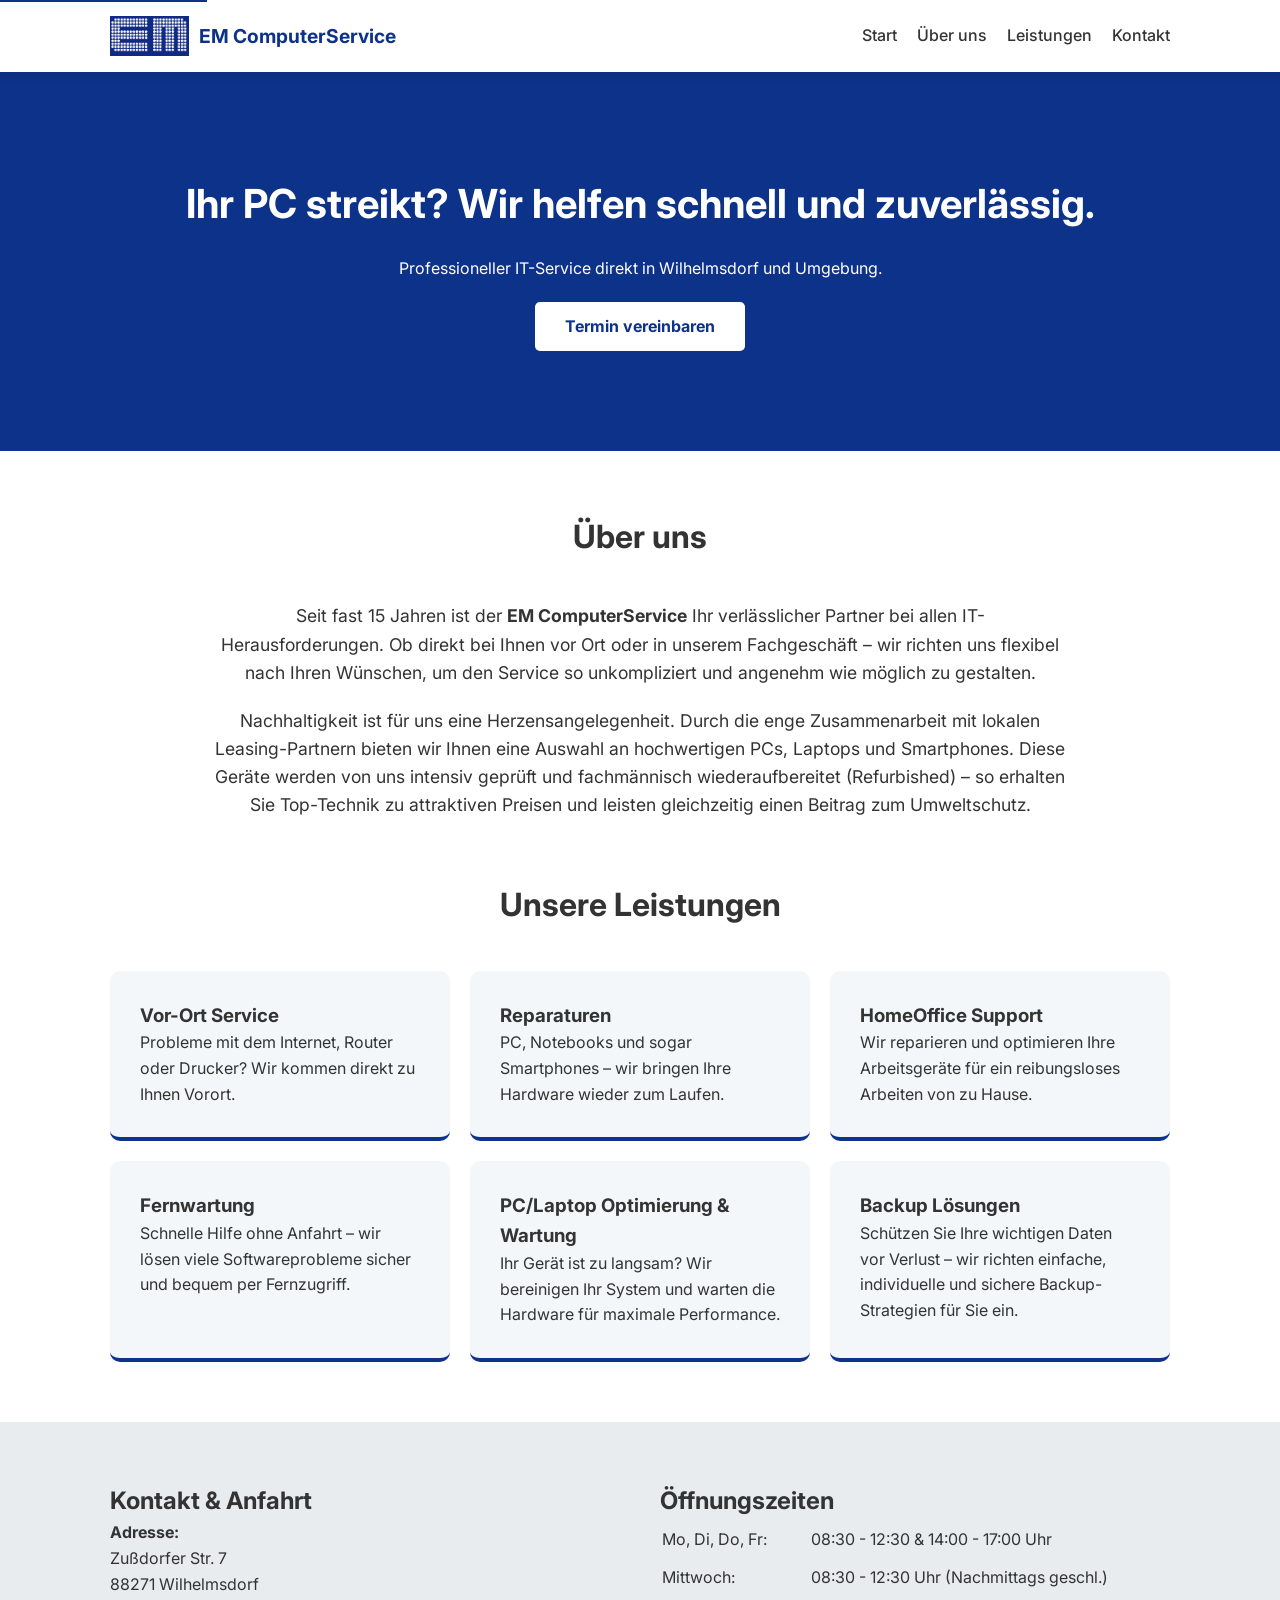
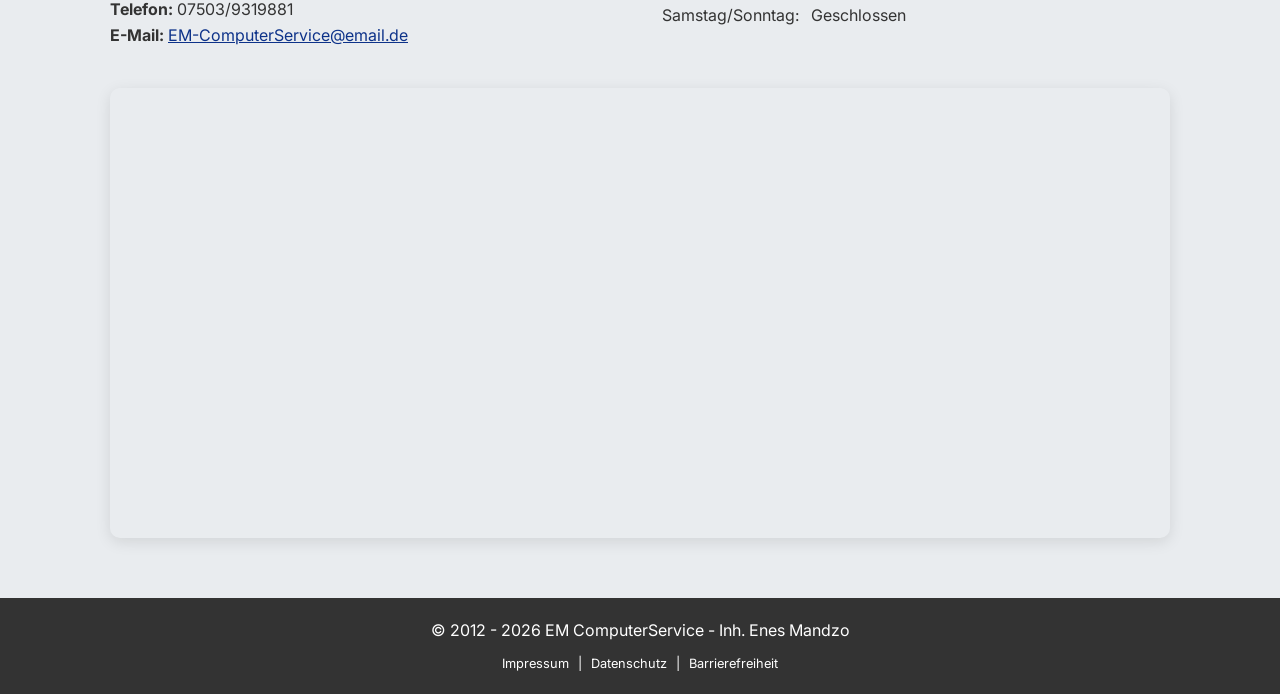
<file: index.html>
<!DOCTYPE html>
<html lang="de">
<head>
    <meta charset="UTF-8">
    <meta name="viewport" content="width=device-width, initial-scale=1.0">
    <title>EM ComputerService Wilhelmsdorf | IT-Reparatur & Vor-Ort-Service</title>
    <meta name="description" content="Ihr zuverlässiger IT-Service in Wilhelmsdorf. Professionelle Reparaturen, Vor-Ort-Service & HomeOffice-Support für PC, Notebook und Smartphone.">
    <link rel="canonical" href="https://www.em-computerservice.de/">
    <link rel="icon" type="image/jpeg" href="assets/images/Logo1.jpg">
    
    <!-- Open Graph für Social Media -->
    <meta property="og:type" content="website">
    <meta property="og:title" content="EM ComputerService | IT-Partner in Wilhelmsdorf">
    <meta property="og:description" content="Schnelle Hilfe bei PC-Problemen. Reparatur und Vor-Ort-Service in Wilhelmsdorf.">
    <meta property="og:image" content="assets/images/Logo1.jpg">
    <meta property="og:url" content="https://www.em-computerservice.de/">
    <meta property="og:site_name" content="EM ComputerService">

    <!-- Structured Data (Schema.org) für Google -->
    <script type="application/ld+json">
    {
      "@context": "https://schema.org",
      "@type": "LocalBusiness",
      "name": "EM ComputerService",
      "image": "assets/images/Logo1.jpg",
      "address": {
        "@type": "PostalAddress",
        "streetAddress": "Zußdorfer Str. 7",
        "addressLocality": "Wilhelmsdorf",
        "postalCode": "88271",
        "addressCountry": "DE"
      },
      "telephone": "+4975039319881",
      "priceRange": "$$",
      "openingHours": "Mo,Tu,Th,Fr 08:30-12:30 14:00-17:00",
      "url": "https://www.em-computerservice.de/"
    }
    </script>

    <link rel="stylesheet" href="assets/css/style.css">
    <link href="https://fonts.googleapis.com/css2?family=Inter:wght@300;400;700&display=swap" rel="stylesheet">
</head>
<body>

    <a href="#main-content" class="skip-link">Zum Hauptinhalt springen</a>

    <header>
        <nav class="container" aria-label="Hauptnavigation">
            <div class="logo">
                <img src="assets/images/Logo1.jpg" alt="EM ComputerService Logo">
                <span>EM ComputerService</span>
            </div>
            <input type="checkbox" id="nav-toggle" class="nav-toggle" aria-label="Menü ein-/ausblenden">
            <label for="nav-toggle" class="nav-toggle-label" aria-hidden="true"><span></span></label>
            <ul class="nav-menu">
                <li><a href="#home">Start</a></li>
                <li><a href="#about">Über uns</a></li>
                <li><a href="#services">Leistungen</a></li>
                <li><a href="#contact">Kontakt</a></li>
            </ul>
        </nav>
    </header>

    <main id="main-content">
    <section id="home" class="hero">
        <div class="container">
            <h1>Ihr PC streikt? Wir helfen schnell und zuverlässig.</h1>
            <p>Professioneller IT-Service direkt in Wilhelmsdorf und Umgebung.</p>
            <a href="#contact" class="btn">Termin vereinbaren</a>
        </div>
    </section>

    <section id="about" class="container">
        <h2 class="section-title">Über uns</h2>
        <div class="about-content">
            <p>Seit fast 15 Jahren ist der <strong>EM ComputerService</strong> Ihr verlässlicher Partner bei allen IT-Herausforderungen. Ob direkt bei Ihnen vor Ort oder in unserem Fachgeschäft – wir richten uns flexibel nach Ihren Wünschen, um den Service so unkompliziert und angenehm wie möglich zu gestalten.</p>
            <p>Nachhaltigkeit ist für uns eine Herzensangelegenheit. Durch die enge Zusammenarbeit mit lokalen Leasing-Partnern bieten wir Ihnen eine Auswahl an hochwertigen PCs, Laptops und Smartphones. Diese Geräte werden von uns intensiv geprüft und fachmännisch wiederaufbereitet (Refurbished) – so erhalten Sie Top-Technik zu attraktiven Preisen und leisten gleichzeitig einen Beitrag zum Umweltschutz.</p>
        </div>
    </section>

    <section id="services" class="container">
        <h2 class="section-title">Unsere Leistungen</h2>
        <div class="services-grid">
            <div class="service-card">
                <h3>Vor-Ort Service</h3>
                <p>Probleme mit dem Internet, Router oder Drucker? Wir kommen direkt zu Ihnen Vorort.</p>
            </div>
            <div class="service-card">
                <h3>Reparaturen</h3>
                <p>PC, Notebooks und sogar Smartphones – wir bringen Ihre Hardware wieder zum Laufen.</p>
            </div>
            <div class="service-card">
                <h3>HomeOffice Support</h3>
                <p>Wir reparieren und optimieren Ihre Arbeitsgeräte für ein reibungsloses Arbeiten von zu Hause.</p>
            </div>
            <div class="service-card">
                <h3>Fernwartung</h3>
                <p>Schnelle Hilfe ohne Anfahrt – wir lösen viele Softwareprobleme sicher und bequem per Fernzugriff.</p>
            </div>
            <div class="service-card">
                <h3>PC/Laptop Optimierung & Wartung</h3>
                <p>Ihr Gerät ist zu langsam? Wir bereinigen Ihr System und warten die Hardware für maximale Performance.</p>
            </div>
            <div class="service-card">
                <h3>Backup Lösungen</h3>
                <p>Schützen Sie Ihre wichtigen Daten vor Verlust – wir richten einfache, individuelle und sichere Backup-Strategien für Sie ein.</p>
            </div>
        </div>
    </section>

    <section id="contact" class="contact-section">
        <div class="container grid">
            <div>
                <h2>Kontakt & Anfahrt</h2>
                <p><strong>Adresse:</strong><br>Zußdorfer Str. 7<br>88271 Wilhelmsdorf</p>
                <p><strong>Telefon:</strong> 07503/9319881</p>
                <p><strong>E-Mail:</strong> <a href="mailto:EM-ComputerService@email.de">EM-ComputerService@email.de</a></p>
            </div>
            <div>
                <h2>Öffnungszeiten</h2>
                <table class="hours-table">
                    <tr><td>Mo, Di, Do, Fr:</td><td>08:30 - 12:30 & 14:00 - 17:00 Uhr</td></tr>
                    <tr><td>Mittwoch:</td><td>08:30 - 12:30 Uhr (Nachmittags geschl.)</td></tr>
                    <tr><td>Samstag/Sonntag:</td><td>Geschlossen</td></tr>
                </table>
            </div>
        </div>
        <div class="container" style="margin-top: 40px;">
            <div class="map-container">
                <iframe src="https://www.google.com/maps/embed?pb=!1m18!1m12!1m3!1d2665.418218321045!2d9.422334877395568!3d47.86655007915577!2m3!1f0!2f0!3f0!3m2!1i1024!2i768!4f13.1!3m3!1m2!1s0x479a4d90d8d67851%3A0xd8cdc5f5f4625e97!2sEM%20Computerservice!5e0!3m2!1sde!2sde!4v1714216844444!5m2!1sde!2sde" width="100%" height="450" style="border:0;" allowfullscreen="" loading="lazy" referrerpolicy="no-referrer-when-downgrade"></iframe>
            </div>
        </div>
    </section>
    </main>

    <footer>
        <div class="container">
            <p>&copy; 2012 - 2026 EM ComputerService - Inh. Enes Mandzo</p>
            <div class="footer-links">
                <a href="impressum.html">Impressum</a> |
                <a href="datenschutz.html">Datenschutz</a> |
                <a href="barrierefreiheit.html">Barrierefreiheit</a>
            </div>
        </div>
    </footer>

    <button id="back-to-top" class="back-to-top-btn" title="Nach oben scrollen">↑</button>

    <script>
        const backToTopBtn = document.getElementById('back-to-top');

        window.addEventListener('scroll', () => {
            if (window.scrollY > 300) {
                backToTopBtn.classList.add('show');
            } else {
                backToTopBtn.classList.remove('show');
            }
        });

        backToTopBtn.addEventListener('click', () => {
            window.scrollTo({ top: 0, behavior: 'smooth' });
        });
    </script>
</body>
</html>
</file>
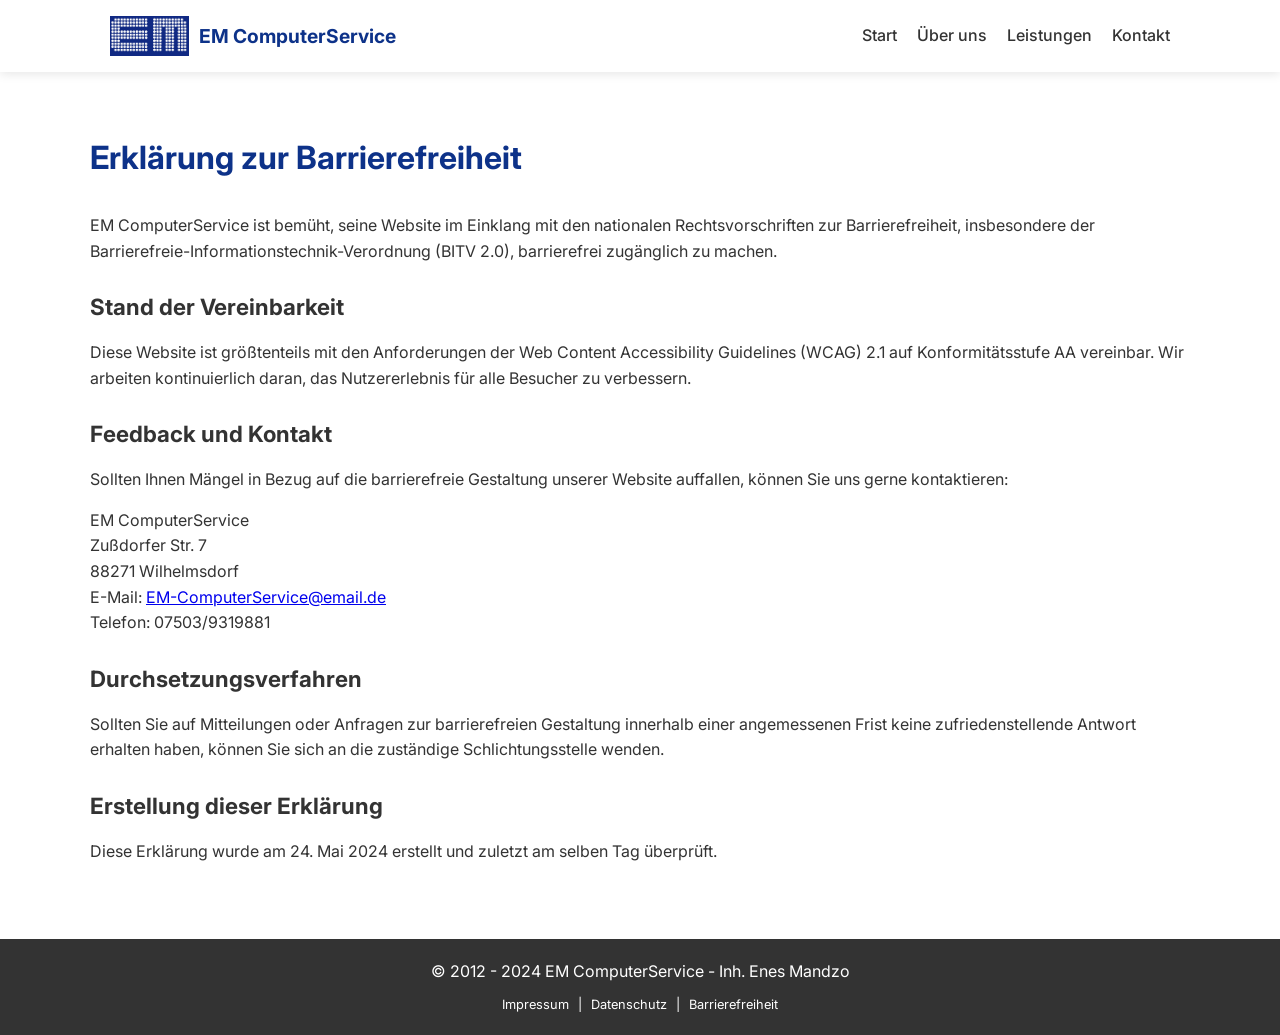
<file: barrierefreiheit.html>
<!DOCTYPE html>
<html lang="de">
<head>
    <meta charset="UTF-8">
    <meta name="viewport" content="width=device-width, initial-scale=1.0">
    <title>Barrierefreiheit | EM ComputerService</title>
    <link rel="icon" type="image/jpeg" href="assets/images/Logo1.jpg">
    <link rel="stylesheet" href="assets/css/style.css">
    <link href="https://fonts.googleapis.com/css2?family=Inter:wght@300;400;700&display=swap" rel="stylesheet">
    <style>
        .legal-content { padding: 60px 0; min-height: 70vh; }
        .legal-content h1 { margin-bottom: 30px; color: var(--primary-blue); }
        .legal-content h2 { margin-top: 25px; margin-bottom: 15px; font-size: 1.4rem; }
        .legal-content p { margin-bottom: 15px; }
        .legal-content ul { margin-bottom: 15px; padding-left: 20px; }
    </style>
</head>
<body>

    <header>
        <nav class="container">
            <div class="logo">
                <img src="assets/images/Logo1.jpg" alt="EM ComputerService Logo">
                <span>EM ComputerService</span>
            </div>
            <ul class="nav-menu">
                <li><a href="index.html#home">Start</a></li>
                <li><a href="index.html#about">Über uns</a></li>
                <li><a href="index.html#services">Leistungen</a></li>
                <li><a href="index.html#contact">Kontakt</a></li>
            </ul>
        </nav>
    </header>

    <main class="container legal-content">
        <h1>Erklärung zur Barrierefreiheit</h1>
        <p>EM ComputerService ist bemüht, seine Website im Einklang mit den nationalen Rechtsvorschriften zur Barrierefreiheit, insbesondere der Barrierefreie-Informationstechnik-Verordnung (BITV 2.0), barrierefrei zugänglich zu machen.</p>
        
        <h2>Stand der Vereinbarkeit</h2>
        <p>Diese Website ist größtenteils mit den Anforderungen der Web Content Accessibility Guidelines (WCAG) 2.1 auf Konformitätsstufe AA vereinbar. Wir arbeiten kontinuierlich daran, das Nutzererlebnis für alle Besucher zu verbessern.</p>

        <h2>Feedback und Kontakt</h2>
        <p>Sollten Ihnen Mängel in Bezug auf die barrierefreie Gestaltung unserer Website auffallen, können Sie uns gerne kontaktieren:</p>
        <p>
            EM ComputerService<br>
            Zußdorfer Str. 7<br>
            88271 Wilhelmsdorf<br>
            E-Mail: <a href="mailto:EM-ComputerService@email.de">EM-ComputerService@email.de</a><br>
            Telefon: 07503/9319881
        </p>

        <h2>Durchsetzungsverfahren</h2>
        <p>Sollten Sie auf Mitteilungen oder Anfragen zur barrierefreien Gestaltung innerhalb einer angemessenen Frist keine zufriedenstellende Antwort erhalten haben, können Sie sich an die zuständige Schlichtungsstelle wenden.</p>

        <h2>Erstellung dieser Erklärung</h2>
        <p>Diese Erklärung wurde am 24. Mai 2024 erstellt und zuletzt am selben Tag überprüft.</p>
    </main>

    <footer>
        <div class="container">
            <p>&copy; 2012 - 2024 EM ComputerService - Inh. Enes Mandzo</p>
            <div class="footer-links">
                <a href="impressum.html">Impressum</a> | 
                <a href="datenschutz.html">Datenschutz</a> | 
                <a href="barrierefreiheit.html">Barrierefreiheit</a>
            </div>
        </div>
    </footer>

</body>
</html>
</file>
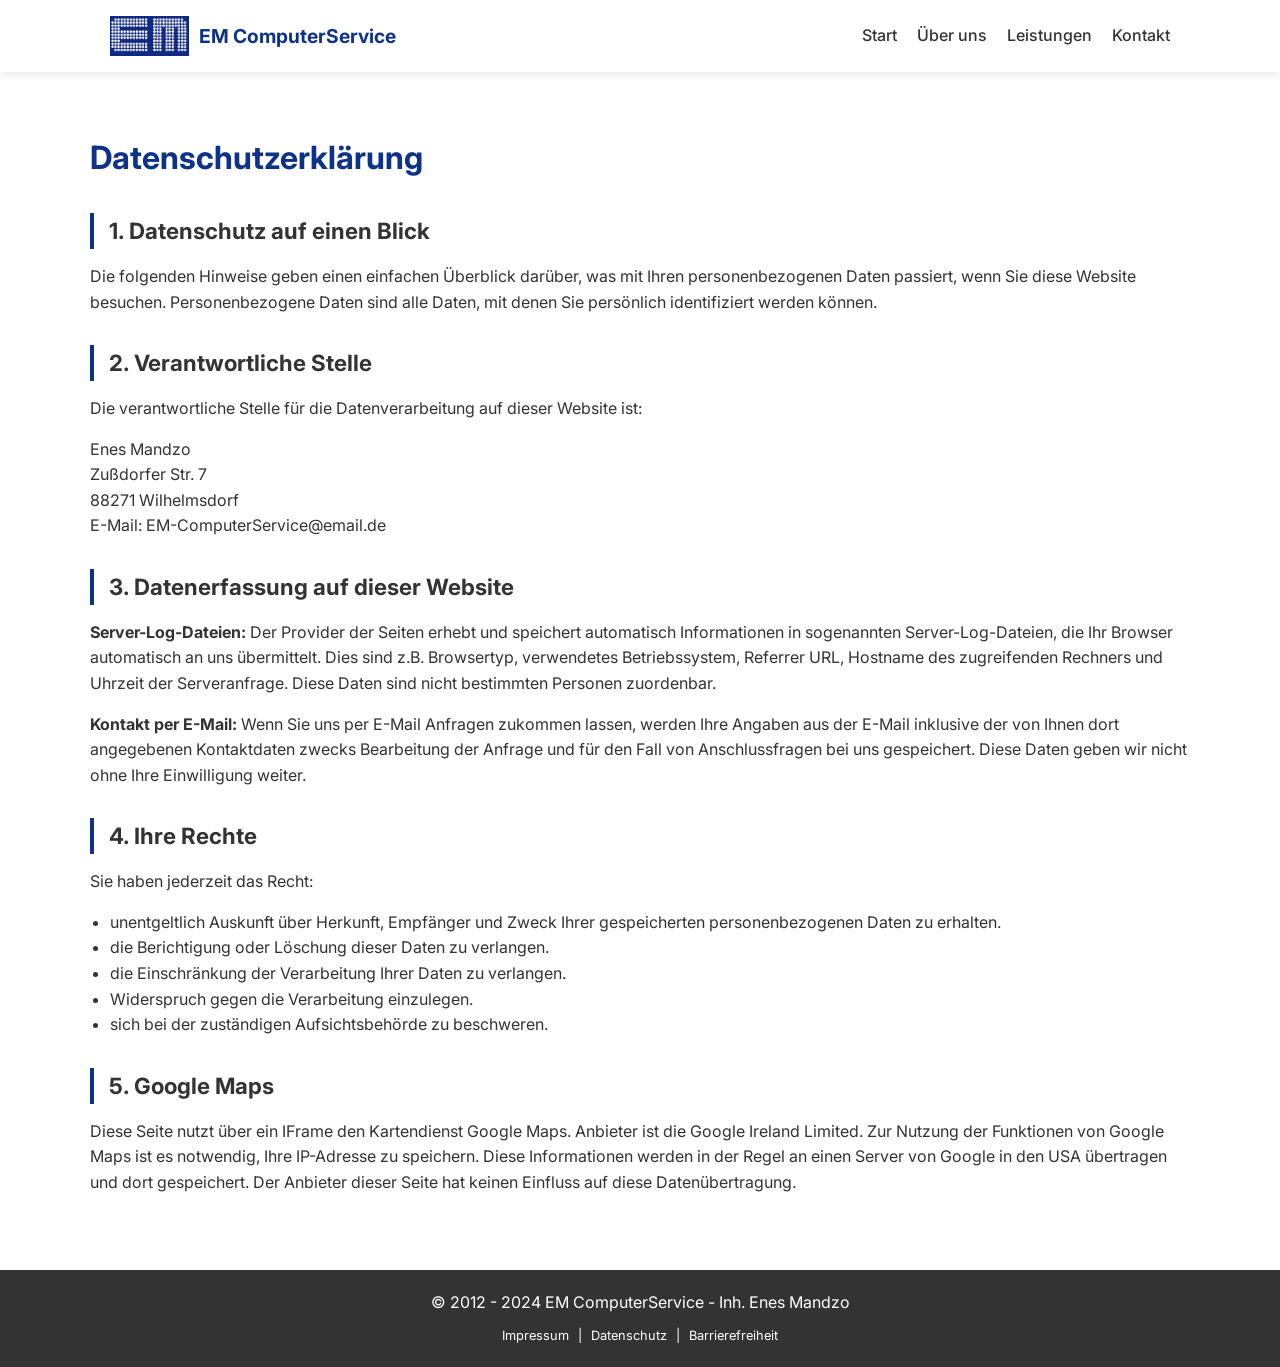
<file: datenschutz.html>
<!DOCTYPE html>
<html lang="de">
<head>
    <meta charset="UTF-8">
    <meta name="viewport" content="width=device-width, initial-scale=1.0">
    <title>Datenschutzerklärung | EM ComputerService</title>
    <link rel="icon" type="image/jpeg" href="assets/images/Logo1.jpg">
    <link rel="stylesheet" href="assets/css/style.css">
    <link href="https://fonts.googleapis.com/css2?family=Inter:wght@300;400;700&display=swap" rel="stylesheet">
    <style>
        .legal-content { padding: 60px 0; }
        .legal-content h1 { margin-bottom: 30px; color: var(--primary-blue); }
        .legal-content h2 { margin-top: 30px; margin-bottom: 15px; font-size: 1.4rem; border-left: 4px solid var(--primary-blue); padding-left: 15px; }
        .legal-content p { margin-bottom: 15px; }
        .legal-content ul { margin-bottom: 15px; padding-left: 20px; }
    </style>
</head>
<body>

    <header>
        <nav class="container">
            <div class="logo">
                <img src="assets/images/Logo1.jpg" alt="EM ComputerService Logo">
                <span>EM ComputerService</span>
            </div>
            <ul class="nav-menu">
                <li><a href="index.html#home">Start</a></li>
                <li><a href="index.html#about">Über uns</a></li>
                <li><a href="index.html#services">Leistungen</a></li>
                <li><a href="index.html#contact">Kontakt</a></li>
            </ul>
        </nav>
    </header>

    <main class="container legal-content">
        <h1>Datenschutzerklärung</h1>
        
        <h2>1. Datenschutz auf einen Blick</h2>
        <p>Die folgenden Hinweise geben einen einfachen Überblick darüber, was mit Ihren personenbezogenen Daten passiert, wenn Sie diese Website besuchen. Personenbezogene Daten sind alle Daten, mit denen Sie persönlich identifiziert werden können.</p>

        <h2>2. Verantwortliche Stelle</h2>
        <p>Die verantwortliche Stelle für die Datenverarbeitung auf dieser Website ist:</p>
        <p>
            Enes Mandzo<br>
            Zußdorfer Str. 7<br>
            88271 Wilhelmsdorf<br>
            E-Mail: EM-ComputerService@email.de
        </p>

        <h2>3. Datenerfassung auf dieser Website</h2>
        <p><strong>Server-Log-Dateien:</strong> Der Provider der Seiten erhebt und speichert automatisch Informationen in sogenannten Server-Log-Dateien, die Ihr Browser automatisch an uns übermittelt. Dies sind z.B. Browsertyp, verwendetes Betriebssystem, Referrer URL, Hostname des zugreifenden Rechners und Uhrzeit der Serveranfrage. Diese Daten sind nicht bestimmten Personen zuordenbar.</p>
        <p><strong>Kontakt per E-Mail:</strong> Wenn Sie uns per E-Mail Anfragen zukommen lassen, werden Ihre Angaben aus der E-Mail inklusive der von Ihnen dort angegebenen Kontaktdaten zwecks Bearbeitung der Anfrage und für den Fall von Anschlussfragen bei uns gespeichert. Diese Daten geben wir nicht ohne Ihre Einwilligung weiter.</p>

        <h2>4. Ihre Rechte</h2>
        <p>Sie haben jederzeit das Recht:</p>
        <ul>
            <li>unentgeltlich Auskunft über Herkunft, Empfänger und Zweck Ihrer gespeicherten personenbezogenen Daten zu erhalten.</li>
            <li>die Berichtigung oder Löschung dieser Daten zu verlangen.</li>
            <li>die Einschränkung der Verarbeitung Ihrer Daten zu verlangen.</li>
            <li>Widerspruch gegen die Verarbeitung einzulegen.</li>
            <li>sich bei der zuständigen Aufsichtsbehörde zu beschweren.</li>
        </ul>

        <h2>5. Google Maps</h2>
        <p>Diese Seite nutzt über ein IFrame den Kartendienst Google Maps. Anbieter ist die Google Ireland Limited. Zur Nutzung der Funktionen von Google Maps ist es notwendig, Ihre IP-Adresse zu speichern. Diese Informationen werden in der Regel an einen Server von Google in den USA übertragen und dort gespeichert. Der Anbieter dieser Seite hat keinen Einfluss auf diese Datenübertragung.</p>
    </main>

    <footer>
        <div class="container">
            <p>&copy; 2012 - 2024 EM ComputerService - Inh. Enes Mandzo</p>
            <div class="footer-links">
                <a href="impressum.html">Impressum</a> |
                <a href="datenschutz.html">Datenschutz</a> |
                <a href="barrierefreiheit.html">Barrierefreiheit</a>
            </div>
        </div>
    </footer>

</body>
</html>
</file>
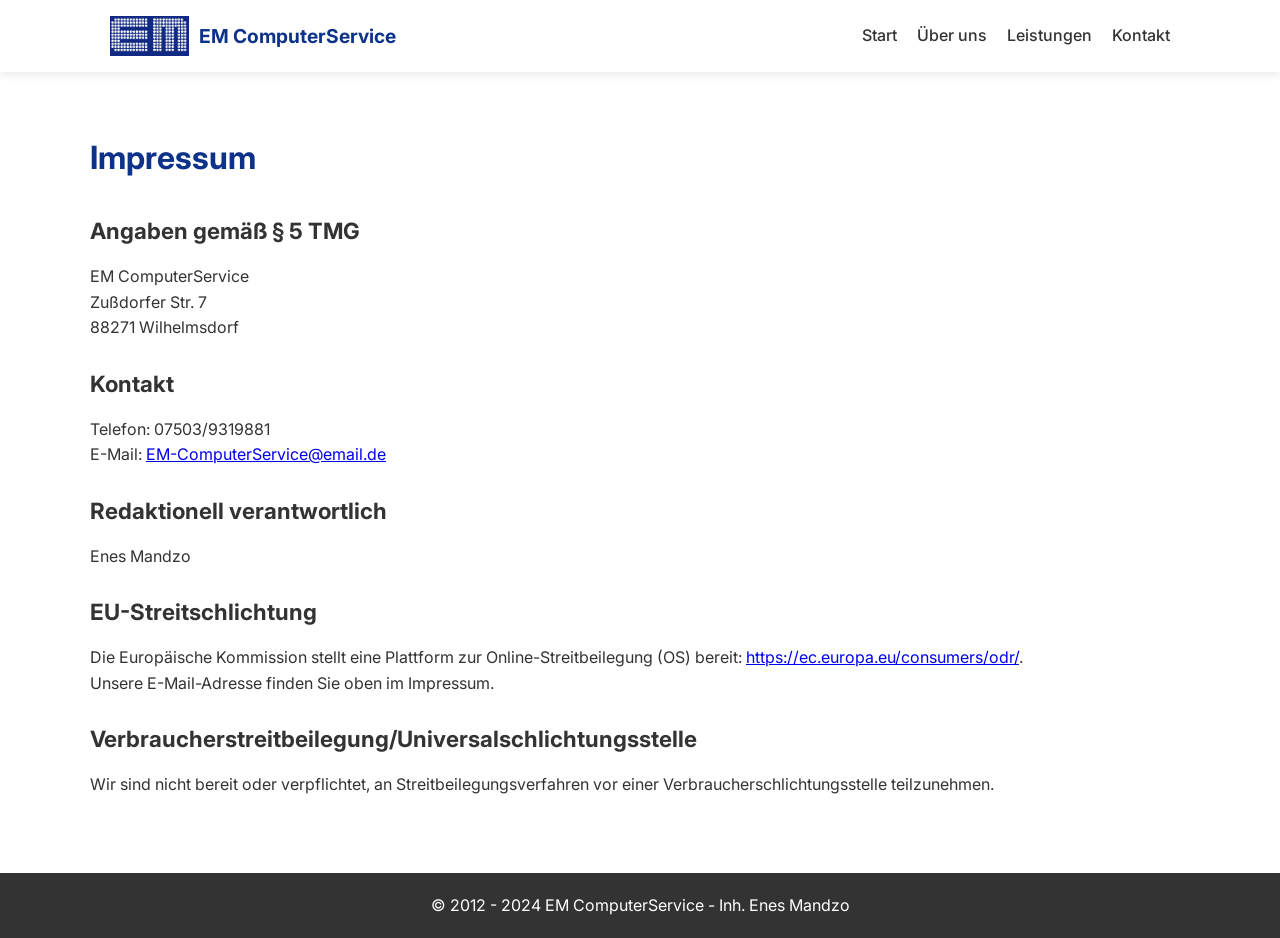
<file: impressum.html>
<!DOCTYPE html>
<html lang="de">
<head>
    <meta charset="UTF-8">
    <meta name="viewport" content="width=device-width, initial-scale=1.0">
    <title>Impressum | EM ComputerService</title>
    <link rel="icon" type="image/jpeg" href="assets/images/Logo1.jpg">
    <link rel="stylesheet" href="assets/css/style.css">
    <link href="https://fonts.googleapis.com/css2?family=Inter:wght@300;400;700&display=swap" rel="stylesheet">
    <style>
        .legal-content { padding: 60px 0; min-height: 70vh; }
        .legal-content h1 { margin-bottom: 30px; color: var(--primary-blue); }
        .legal-content h2 { margin-top: 25px; margin-bottom: 15px; font-size: 1.4rem; }
        .legal-content p { margin-bottom: 15px; }
    </style>
</head>
<body>

    <header>
        <nav class="container">
            <div class="logo">
                <img src="assets/images/Logo1.jpg" alt="EM ComputerService Logo">
                <span>EM ComputerService</span>
            </div>
            <ul class="nav-menu">
                <li><a href="index.html#home">Start</a></li>
                <li><a href="index.html#about">Über uns</a></li>
                <li><a href="index.html#services">Leistungen</a></li>
                <li><a href="index.html#contact">Kontakt</a></li>
            </ul>
        </nav>
    </header>

    <main class="container legal-content">
        <h1>Impressum</h1>
        
        <h2>Angaben gemäß § 5 TMG</h2>
        <p>
            EM ComputerService<br>
            Zußdorfer Str. 7<br>
            88271 Wilhelmsdorf
        </p>

        <h2>Kontakt</h2>
        <p>
            Telefon: 07503/9319881<br>
            E-Mail: <a href="mailto:EM-ComputerService@email.de">EM-ComputerService@email.de</a>
        </p>

        <h2>Redaktionell verantwortlich</h2>
        <p>Enes Mandzo</p>

        <h2>EU-Streitschlichtung</h2>
        <p>Die Europäische Kommission stellt eine Plattform zur Online-Streitbeilegung (OS) bereit: <a href="https://ec.europa.eu/consumers/odr/" target="_blank" rel="noopener noreferrer">https://ec.europa.eu/consumers/odr/</a>.<br> Unsere E-Mail-Adresse finden Sie oben im Impressum.</p>

        <h2>Verbraucherstreitbeilegung/Universalschlichtungsstelle</h2>
        <p>Wir sind nicht bereit oder verpflichtet, an Streitbeilegungsverfahren vor einer Verbraucherschlichtungsstelle teilzunehmen.</p>
    </main>

    <footer>
        <div class="container">
            <p>&copy; 2012 - 2024 EM ComputerService - Inh. Enes Mandzo</p>
        </div>
    </footer>

</body>
</html>
</file>
<file: assets/css/style.css>
/* Farbschema basierend auf dem Logo */
:root {
    --primary-blue: #0d3289; /* Das Blau aus deinem Logo */
    --light-bg: #f4f7f9;
    --text-dark: #333;
    --white: #ffffff;
}

* {
    margin: 0;
    padding: 0;
    box-sizing: border-box;
}

body {
    font-family: 'Inter', sans-serif;
    line-height: 1.6;
    color: var(--text-dark);
    background-color: var(--white);
    scroll-behavior: smooth;
}

.container {
    max-width: 1100px;
    margin: auto;
    padding: 0 20px;
}

/* Skip Link für Barrierefreiheit */
.skip-link {
    position: absolute;
    top: -40px;
    left: 0;
    background: var(--primary-blue);
    color: white;
    padding: 8px;
    z-index: 1001;
    transition: top 0.3s;
}

.skip-link:focus {
    top: 0;
}

a:focus, button:focus, input:focus, textarea:focus {
    outline: 3px solid var(--primary-blue);
    outline-offset: 2px;
}

/* Fix für Anchor-Links: Verhindert, dass der Sticky-Header die Überschriften überdeckt */
section[id] {
    scroll-margin-top: 80px;
}

/* Header & Navigation */
header {
    background: var(--white);
    padding: 1rem 0;
    box-shadow: 0 2px 10px rgba(0,0,0,0.1);
    position: sticky;
    top: 0;
    z-index: 100;
}

nav {
    display: flex;
    justify-content: space-between;
    align-items: center;
}

.logo {
    display: flex;
    align-items: center;
    gap: 10px;
    font-weight: bold;
    font-size: 1.2rem;
    color: var(--primary-blue);
}

.logo img {
    height: 40px;
}

nav ul {
    display: flex;
    list-style: none;
}

nav ul li a {
    text-decoration: none;
    color: var(--text-dark);
    margin-left: 20px;
    font-weight: 500;
    transition: color 0.3s;
}

nav ul li a:hover {
    color: var(--primary-blue);
}

/* Mobile Menu Toggle (Hidden by default) */
.nav-toggle { display: none; }
.nav-toggle-label {
    display: none;
    cursor: pointer;
    padding: 10px;
}
.nav-toggle-label span, .nav-toggle-label span::before, .nav-toggle-label span::after {
    display: block;
    background: var(--text-dark);
    height: 2px;
    width: 25px;
    position: relative;
}
.nav-toggle-label span::before { content: ''; position: absolute; top: 8px; }
.nav-toggle-label span::after { content: ''; position: absolute; bottom: 8px; }

/* Hero Bereich */
.hero {
    background: var(--primary-blue);
    color: var(--white);
    padding: 100px 0;
    text-align: center;
}

.hero h1 {
    font-size: 2.5rem;
    margin-bottom: 20px;
}

.btn {
    display: inline-block;
    background: var(--white);
    color: var(--primary-blue);
    padding: 12px 30px;
    text-decoration: none;
    border-radius: 5px;
    font-weight: bold;
    margin-top: 20px;
    transition: transform 0.2s;
}

.btn:hover {
    transform: scale(1.05);
}

/* Über uns */
.about-content {
    max-width: 850px;
    margin: 0 auto 60px;
    text-align: center;
    font-size: 1.1rem;
}

.about-content p {
    margin-bottom: 20px;
}

/* Leistungen */
.section-title {
    text-align: center;
    margin: 60px 0 40px;
    font-size: 2rem;
}

.services-grid {
    display: grid;
    grid-template-columns: repeat(auto-fit, minmax(300px, 1fr));
    gap: 20px;
    margin-bottom: 60px;
}

.service-card {
    background: var(--light-bg);
    padding: 30px;
    border-radius: 10px;
    border-bottom: 4px solid var(--primary-blue);
}

/* Kontakt */
.contact-section {
    background: #e9ecef;
    padding: 60px 0;
}

.contact-section a {
    color: var(--primary-blue);
    text-decoration: underline;
}

.grid {
    display: grid;
    grid-template-columns: 1fr 1fr;
    gap: 40px;
}

.hours-table td {
    padding: 5px 10px 5px 0;
}

footer {
    text-align: center;
    padding: 20px 0;
    background: var(--text-dark);
    color: var(--white);
}

.footer-links {
    margin-top: 10px;
    font-size: 0.8rem;
}

.footer-links a {
    color: var(--white);
    text-decoration: none;
    margin: 0 5px;
}

.map-container {
    width: 100%;
    border-radius: 10px;
    overflow: hidden;
    box-shadow: 0 4px 15px rgba(0,0,0,0.1);
    line-height: 0;
}

/* Back to Top Button */
.back-to-top-btn {
    position: fixed;
    bottom: 30px;
    right: 30px;
    background-color: var(--primary-blue);
    color: white;
    width: 50px;
    height: 50px;
    border-radius: 50%;
    border: none;
    cursor: pointer;
    display: flex;
    align-items: center;
    justify-content: center;
    font-size: 24px;
    box-shadow: 0 4px 10px rgba(0,0,0,0.3);
    opacity: 0;
    visibility: hidden;
    transition: opacity 0.3s, visibility 0.3s;
    z-index: 1000;
}

.back-to-top-btn.show {
    opacity: 1;
    visibility: visible;
}

/* Mobil-Optimierung */
@media (max-width: 768px) {
    .grid { grid-template-columns: 1fr; }
    
    .nav-toggle-label { display: block; }
    .nav-menu {
        display: none;
        flex-direction: column;
        position: absolute;
        top: 100%;
        left: 0;
        width: 100%;
        background: var(--white);
        box-shadow: 0 2px 10px rgba(0,0,0,0.1);
        padding: 20px;
    }
    .nav-menu li { margin: 10px 0; }
    .nav-menu li a { margin-left: 0; }
    .nav-toggle:checked ~ .nav-menu { display: flex; }
}
</file>
